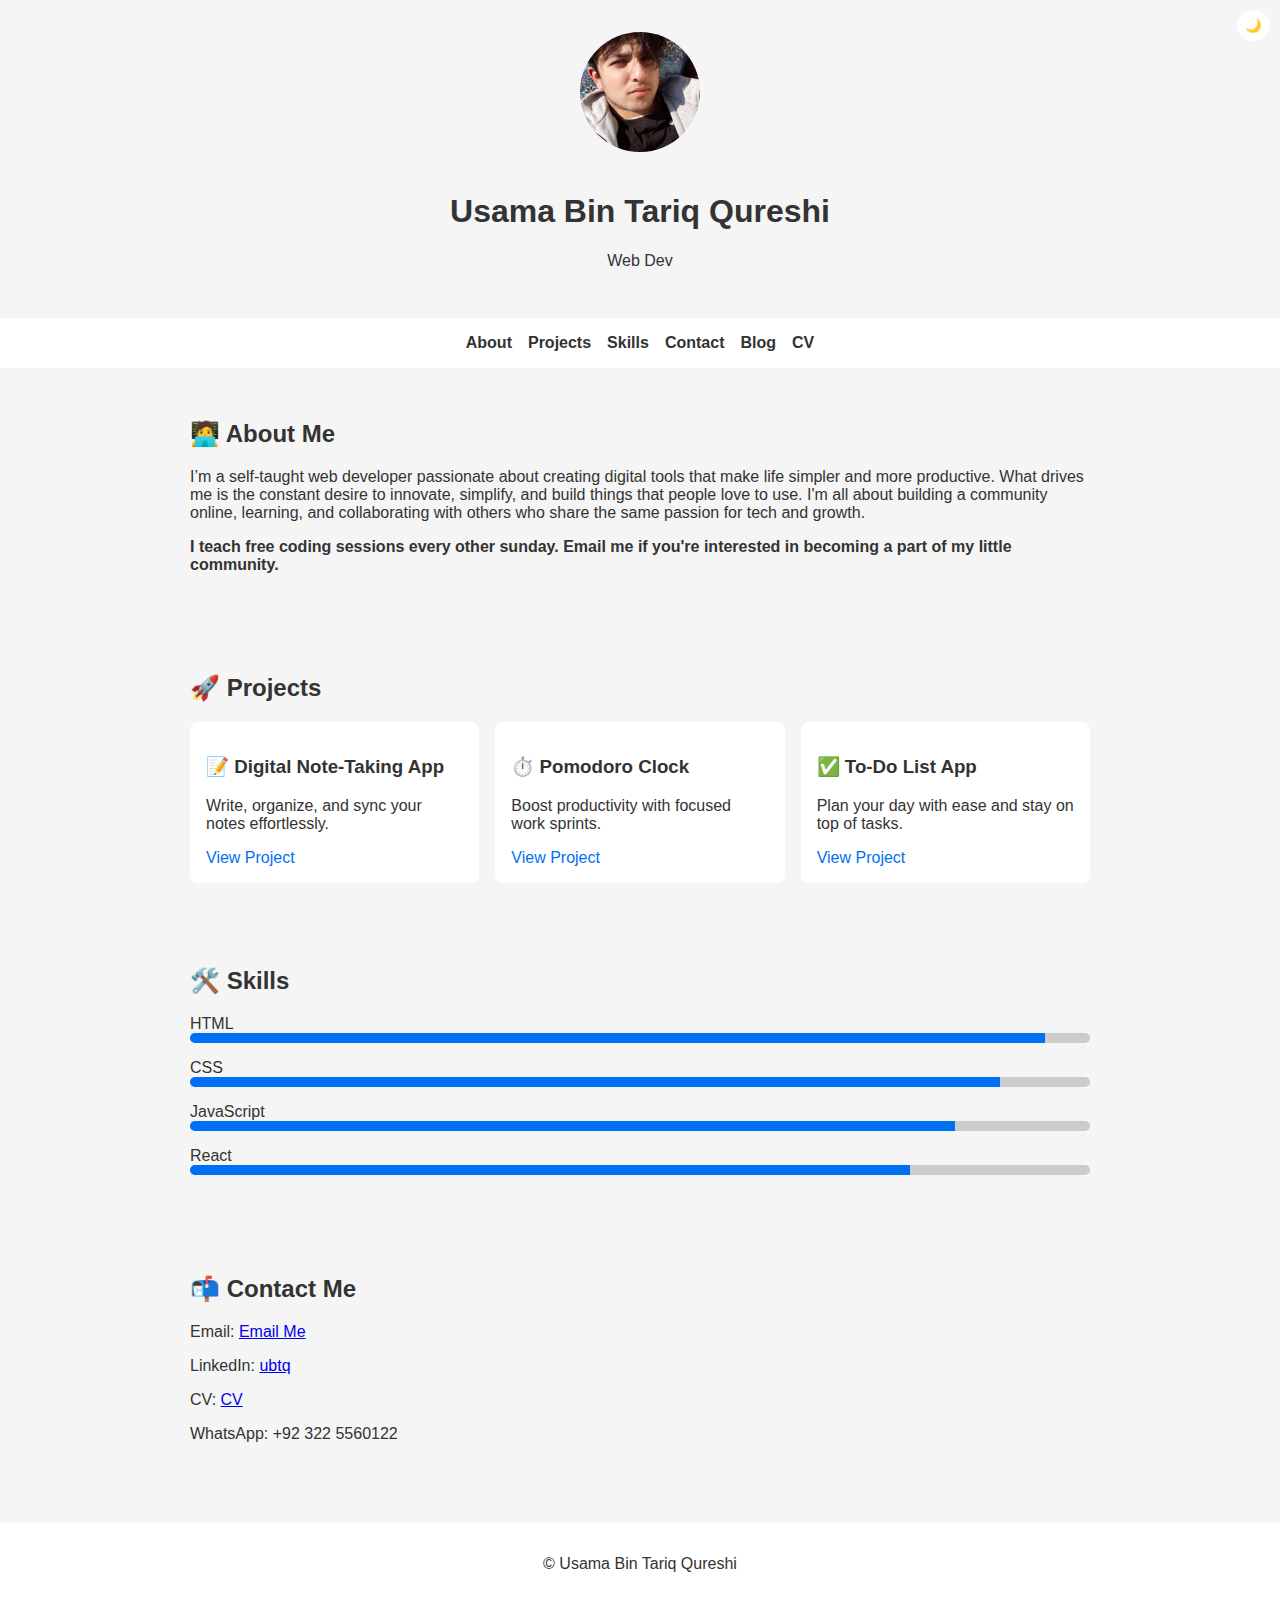
<file: index.html>
<!DOCTYPE html>
<html lang="en">
<head>
  <meta charset="UTF-8" />
  <meta name="viewport" content="width=device-width, initial-scale=1.0"/>
  <title>Usama Bin Tariq Qureshi</title>
  <link rel="icon" href="portfolio.ico" type="image/x-icon">
  <link rel="stylesheet" href="style.css" />
</head>
<body>
  <button id="toggle-mode">🌙</button>

  <header>
    <img src="profile.jpg" alt="Profile" class="profile-pic" />
    <h1>Usama Bin Tariq Qureshi</h1>
    <p><span class="typing-text"></span></p>
  </header>

  <nav>
    <a href="#about">About</a>
    <a href="#projects">Projects</a>
    <a href="#skills">Skills</a>
    <a href="#contact">Contact</a>
    <a href="https://ubtq.blog">Blog</a>
    <a href="cv.html">CV</a>

  </nav>

  <section id="about">
    <h2>🧑‍💻 About Me</h2>
    <p>I’m a self-taught web developer passionate about creating digital tools that make life simpler and more productive. What drives me is the constant desire to innovate, simplify, and build things that people love to use. I'm all about building a community online, learning, and collaborating with others who share the same passion for tech and growth.</p>
<p><b>I teach free coding sessions every other sunday. Email me if you're interested in becoming a part of my little community.</b></p>
  </section>

  <section id="projects">
    <h2>🚀 Projects</h2>
    <div class="projects-grid">
      <div class="card">
        <h3>📝 Digital Note-Taking App</h3>
        <p>Write, organize, and sync your notes effortlessly.</p>
        <a href="https://digitalnotepad.online" target="_blank">View Project</a>
      </div>
      <div class="card">
        <h3>⏱️ Pomodoro Clock</h3>
        <p>Boost productivity with focused work sprints.</p>
        <a href="https://mrpomodorotimer.online" target="_blank">View Project</a>
      </div>
      <div class="card">
        <h3>✅ To-Do List App</h3>
        <p>Plan your day with ease and stay on top of tasks.</p>
        <a href="https://mrtodolist.online" target="_blank">View Project</a>
      </div>
    </div>
  </section>

  <section id="skills">
    <h2>🛠️ Skills</h2>
    <div class="skill">
      <span>HTML</span>
      <div class="bar"><div class="fill" style="width: 95%;"></div></div>
    </div>
    <div class="skill">
      <span>CSS</span>
      <div class="bar"><div class="fill" style="width: 90%;"></div></div>
    </div>
    <div class="skill">
      <span>JavaScript</span>
      <div class="bar"><div class="fill" style="width: 85%;"></div></div>
    </div>
    <div class="skill">
      <span>React</span>
      <div class="bar"><div class="fill" style="width: 80%;"></div></div>
    </div>
  </section>

  <section id="contact">
    <h2>📬 Contact Me</h2>
    <p>Email: <a href="mailto:usamabtq@gmail.com">Email Me</a></p>
    <p>LinkedIn: <a href="https://linkedin.com/in/ubtq" target="_blank">ubtq</a></p>
    <p>CV: <a href="cv.html" target="_blank">CV</a></p>
    <p>WhatsApp: +92 322 5560122</p>
  </section>

  <footer>
    <p>© Usama Bin Tariq Qureshi</p>
  </footer>

  <script src="script.js"></script>
</body>
</html>
</file>
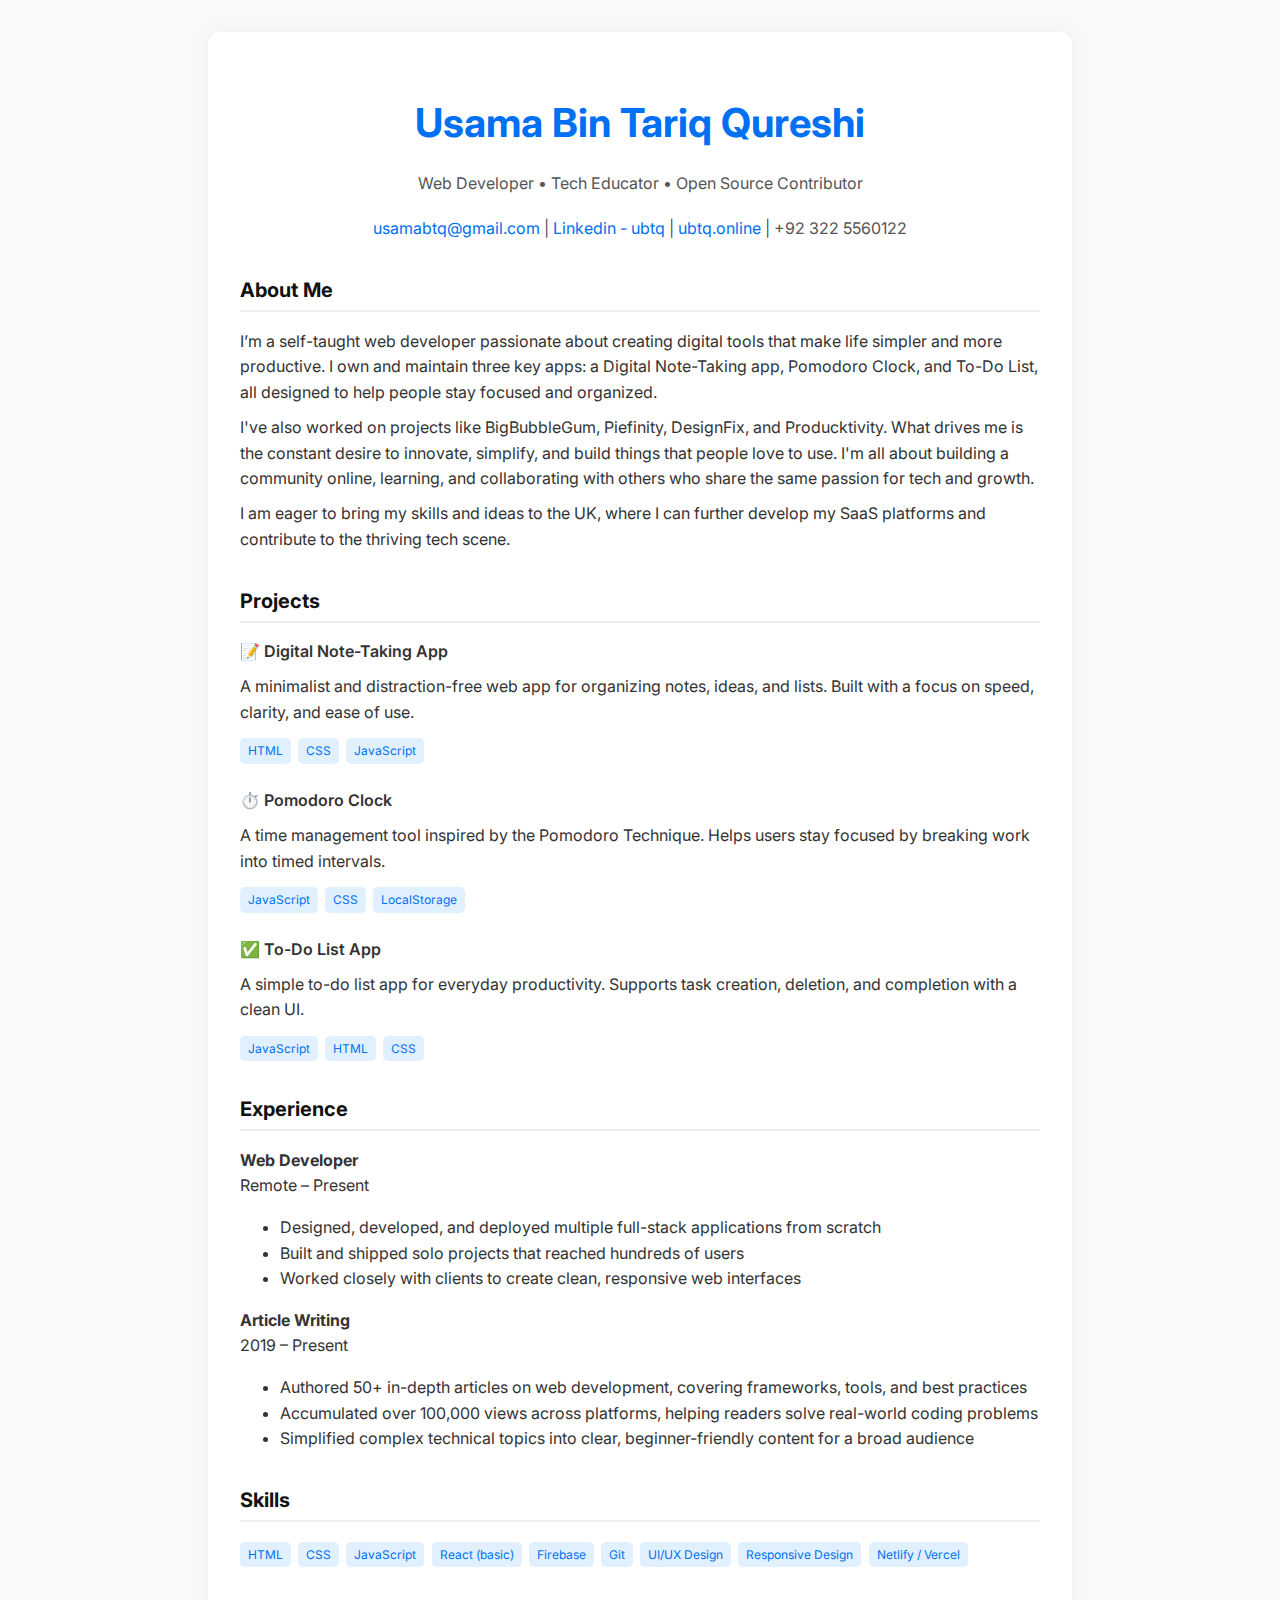
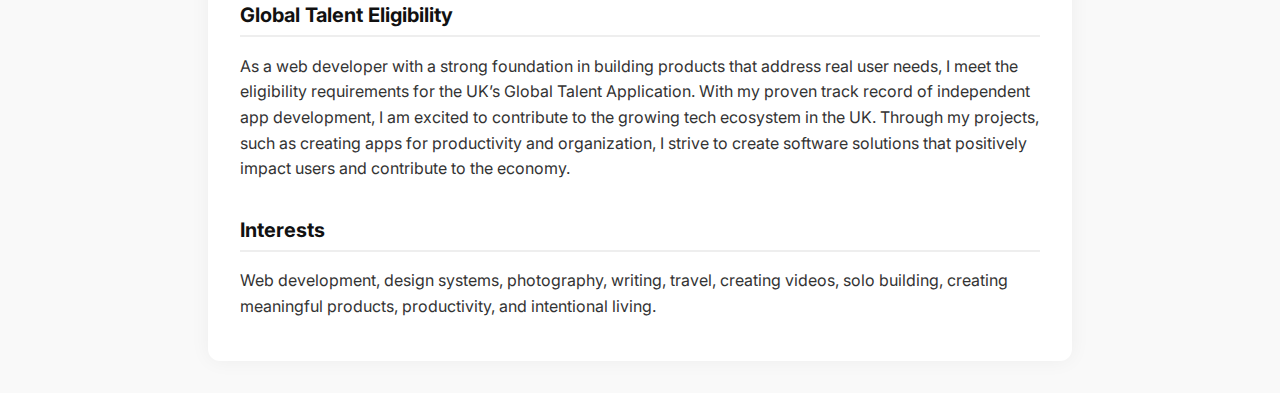
<file: cv.html>
<!DOCTYPE html>
<html lang="en">
<head>
  <meta charset="UTF-8" />
  <meta name="viewport" content="width=device-width, initial-scale=1.0"/>
  <title>Usama Bin Tariq Qureshi – Web Developer</title>
  <link rel="icon" href="cv.ico" type="image/x-icon">
  <link href="https://fonts.googleapis.com/css2?family=Inter:wght@400;600;700&display=swap" rel="stylesheet">
  <style>
    body {
      margin: 0;
      font-family: 'Inter', sans-serif;
      background: #f9f9f9;
      color: #333;
      line-height: 1.6;
    }
    .container {
      max-width: 800px;
      margin: 2rem auto;
      background: #fff;
      padding: 2rem;
      border-radius: 12px;
      box-shadow: 0 0 20px rgba(0,0,0,0.05);
    }
    .header {
      text-align: center;
      margin-bottom: 2rem;
    }
    .header h1 {
      font-size: 2.5rem;
      margin-bottom: 0.5rem;
      color: #0070f3;
    }
    .header p {
      font-size: 1rem;
      color: #555;
    }
    h2 {
      font-size: 1.25rem;
      margin-top: 2rem;
      border-bottom: 2px solid #eee;
      padding-bottom: 0.25rem;
      color: #111;
    }
    a {
      color: #0070f3;
      text-decoration: none;
    }
    a:hover {
      text-decoration: underline;
    }
    .section p {
      margin: 0.6rem 0;
    }
    .project, .experience {
      margin-bottom: 1.5rem;
    }
    .project-title {
      font-weight: 600;
    }
    .tag {
      display: inline-block;
      background: #e0f0ff;
      color: #0070f3;
      font-size: 0.75rem;
      padding: 0.2rem 0.5rem;
      margin: 0.2rem 0.2rem 0 0;
      border-radius: 5px;
    }
.subtitle {
      font-size: 1.1rem;
      color: #777;
      margin-bottom: 20px;
    }
  </style>
</head>
<body>
  <div class="container">
    <div class="header">
      <h1>Usama Bin Tariq Qureshi</h1>
    <p class="subtitle">Web Developer • Tech Educator • Open Source Contributor</p>
      <p><a href="mailto:usamabtq@gmail.com">usamabtq@gmail.com</a> | <a href="https://www.linkedin.com/in/ubtq" target="_blank">Linkedin - ubtq</a> | <a href="https://ubtq.online">ubtq.online</a> | +92 322 5560122</p>
    </div>
    
    <div class="section">
      <h2>About Me</h2>
      <p>
        I’m a self-taught web developer passionate about creating digital tools that make life simpler and more productive. I own and maintain three key apps: a Digital Note-Taking app, Pomodoro Clock, and To-Do List, all designed to help people stay focused and organized.
      </p>
      <p>
        I've also worked on projects like BigBubbleGum, Piefinity, DesignFix, and Producktivity. What drives me is the constant desire to innovate, simplify, and build things that people love to use. I'm all about building a community online, learning, and collaborating with others who share the same passion for tech and growth.
      </p>
      <p>
        I am eager to bring my skills and ideas to the UK, where I can further develop my SaaS platforms and contribute to the thriving tech scene.
      </p>
    </div>

    <div class="section">
      <h2>Projects</h2>

      <div class="project">
        <p class="project-title">📝 Digital Note-Taking App</p>
        <p>A minimalist and distraction-free web app for organizing notes, ideas, and lists. Built with a focus on speed, clarity, and ease of use.</p>
        <span class="tag">HTML</span> <span class="tag">CSS</span> <span class="tag">JavaScript</span>
      </div>

      <div class="project">
        <p class="project-title">⏱️ Pomodoro Clock</p>
        <p>A time management tool inspired by the Pomodoro Technique. Helps users stay focused by breaking work into timed intervals.</p>
        <span class="tag">JavaScript</span> <span class="tag">CSS</span> <span class="tag">LocalStorage</span>
      </div>

      <div class="project">
        <p class="project-title">✅ To-Do List App</p>
        <p>A simple to-do list app for everyday productivity. Supports task creation, deletion, and completion with a clean UI.</p>
        <span class="tag">JavaScript</span> <span class="tag">HTML</span> <span class="tag">CSS</span>
      </div>
    </div>

    <div class="section">
      <h2>Experience</h2>
      <div class="experience">
        <p><strong>Web Developer</strong> <br/> Remote – Present</p>
        <ul>
          <li>Designed, developed, and deployed multiple full-stack applications from scratch</li>
          <li>Built and shipped solo projects that reached hundreds of users</li>
          <li>Worked closely with clients to create clean, responsive web interfaces</li>
        </ul>
	<p><strong>Article Writing</strong> <br/> 2019 – Present</p>
        <ul>
          <li>Authored 50+ in-depth articles on web development, covering frameworks, tools, and best practices</li>
          <li>Accumulated over 100,000 views across platforms, helping readers solve real-world coding problems</li>
          <li>Simplified complex technical topics into clear, beginner-friendly content for a broad audience</li>
        </ul>
      </div>
    </div>

    <div class="section">
      <h2>Skills</h2>
      <p>
        <span class="tag">HTML</span>
        <span class="tag">CSS</span>
        <span class="tag">JavaScript</span>
        <span class="tag">React (basic)</span>
        <span class="tag">Firebase</span>
        <span class="tag">Git</span>
        <span class="tag">UI/UX Design</span>
        <span class="tag">Responsive Design</span>
        <span class="tag">Netlify / Vercel</span>
      </p>
    </div>

    <div class="section">
      <h2>Global Talent Eligibility</h2>
      <p>
        As a web developer with a strong foundation in building products that address real user needs, I meet the eligibility requirements for the UK’s Global Talent Application. With my proven track record of independent app development, I am excited to contribute to the growing tech ecosystem in the UK. Through my projects, such as creating apps for productivity and organization, I strive to create software solutions that positively impact users and contribute to the economy.
      </p>
    </div>

    <div class="section">
      <h2>Interests</h2>
      <p>Web development, design systems, photography, writing, travel, creating videos, solo building, creating meaningful products, productivity, and intentional living.</p>
    </div>
  </div>
</body>
</html>
</file>
<file: style.css>
:root {
  --bg: #f5f5f5;
  --text: #333;
  --card: white;
  --accent: #0070f3;
}

body.dark {
  --bg: #121212;
  --text: #eee;
  --card: #1e1e1e;
}

body {
  margin: 0;
  font-family: 'Segoe UI', sans-serif;
  background: var(--bg);
  color: var(--text);
  scroll-behavior: smooth;
}

header {
  text-align: center;
  padding: 2rem;
}

.profile-pic {
  width: 120px;
  height: 120px;
  border-radius: 50%;
  object-fit: cover;
  margin-bottom: 1rem;
}

nav {
  display: flex;
  justify-content: center;
  gap: 1rem;
  background: var(--card);
  padding: 1rem;
  position: sticky;
  top: 0;
  z-index: 10;
}

nav a {
  text-decoration: none;
  color: var(--text);
  font-weight: bold;
}

section {
  padding: 2rem;
  max-width: 900px;
  margin: auto;
}

.projects-grid {
  display: flex;
  flex-wrap: wrap;
  gap: 1rem;
}

.card {
  background: var(--card);
  padding: 1rem;
  border-radius: 8px;
  flex: 1 1 250px;
  transition: transform 0.3s;
}

.card:hover {
  transform: translateY(-5px);
}

.card a {
  color: var(--accent);
  text-decoration: none;
}

.skill {
  margin-bottom: 1rem;
}

.bar {
  background: #ccc;
  height: 10px;
  border-radius: 5px;
  overflow: hidden;
}

.fill {
  background: var(--accent);
  height: 100%;
  transition: width 1s;
}

#toggle-mode {
  position: fixed;
  top: 10px;
  right: 10px;
  background: var(--card);
  border: none;
  padding: 0.5rem;
  border-radius: 50%;
  cursor: pointer;
}

footer {
  text-align: center;
  padding: 1rem;
  background: var(--card);
  margin-top: 2rem;
}
</file>
